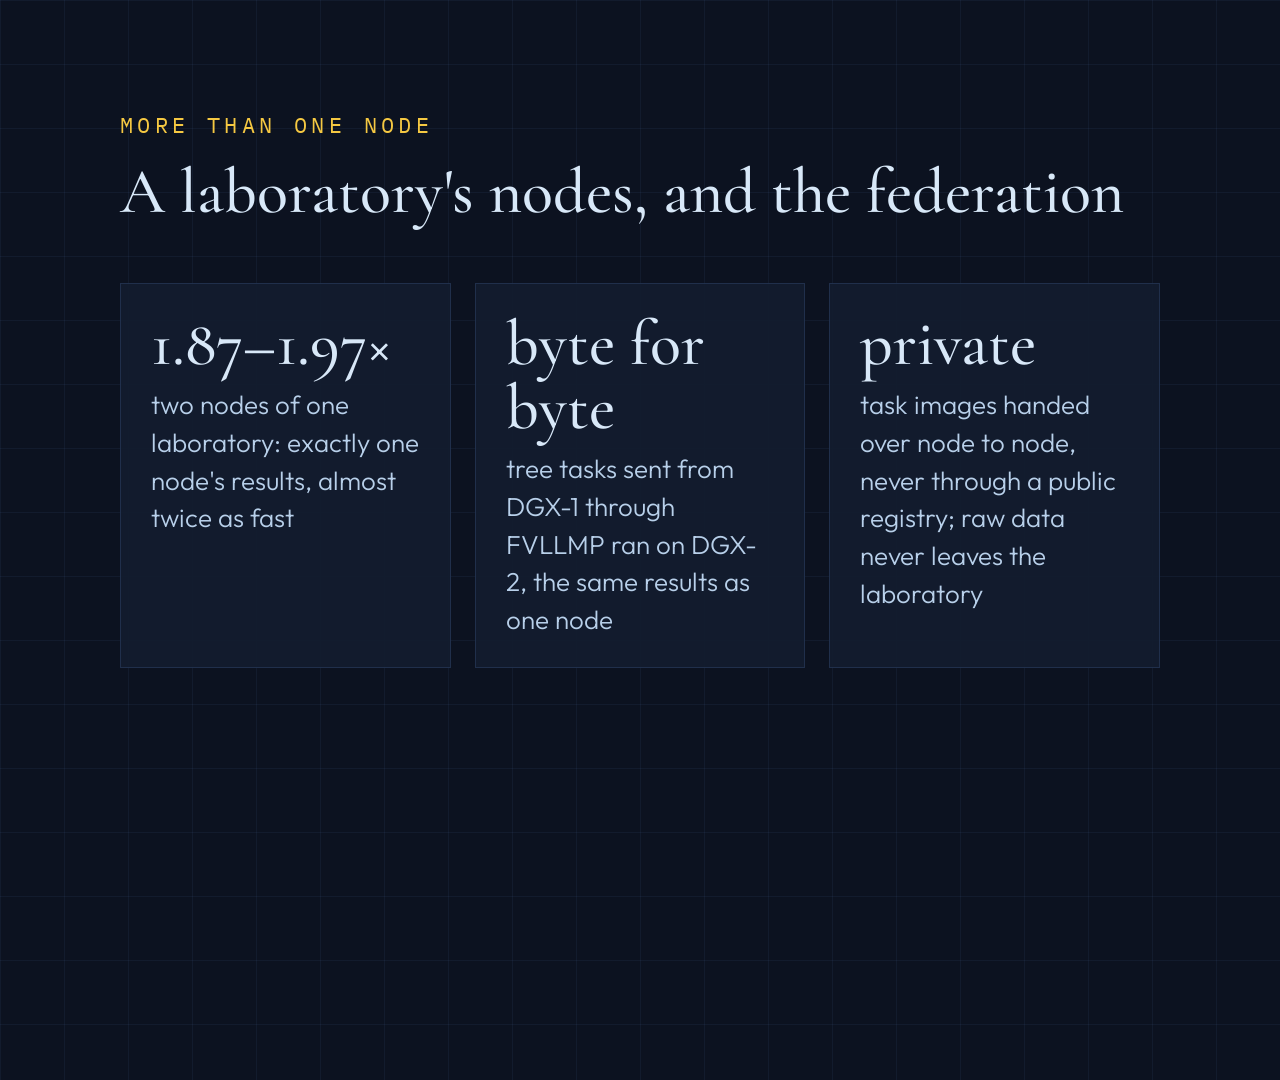
<file: film/cards/federation.html>
<!doctype html><html><head><meta charset="utf-8"><link rel="stylesheet" href="style.css"></head><body><div class="wrap"><div class="kicker fade d1">More than one node</div>
<h2 class="fade d1" style="margin-top:18px">A laboratory's nodes, and the federation</h2>
<div class="grid c3">
<div class="box fade d2"><div class="big">1.87–1.97×</div><p>two nodes of one laboratory: exactly one node's results, almost twice as fast</p></div>
<div class="box fade d3"><div class="big">byte for byte</div><p>tree tasks sent from DGX-1 through FVLLMP ran on DGX-2, the same results as one node</p></div>
<div class="box fade d4"><div class="big">private</div><p>task images handed over node to node, never through a public registry; raw data never leaves the laboratory</p></div>
</div></div></body></html>
</file>
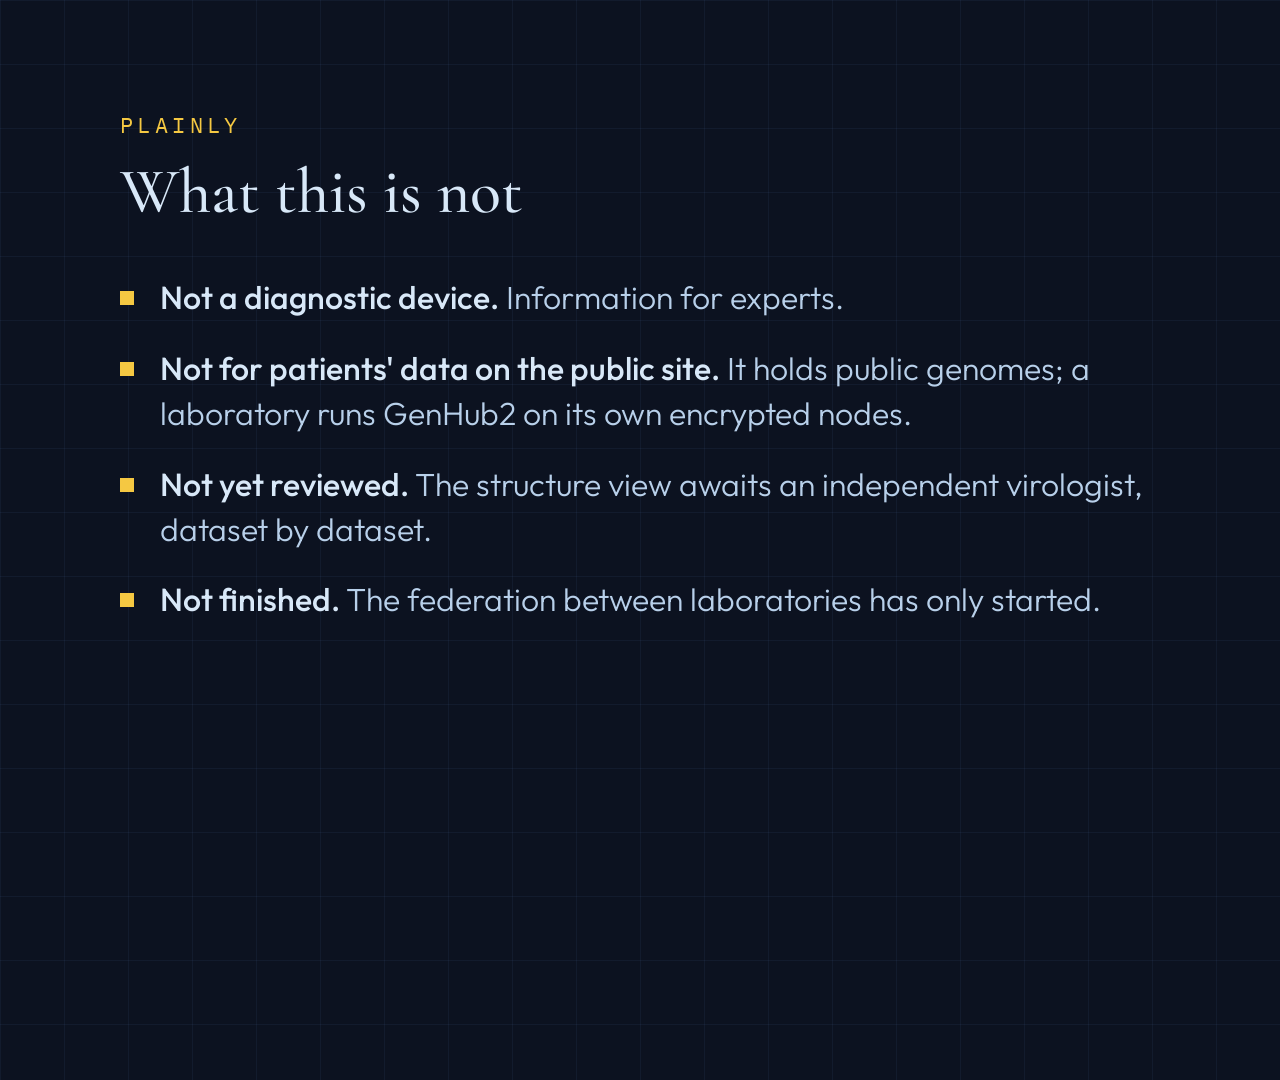
<file: film/cards/honest.html>
<!doctype html><html><head><meta charset="utf-8"><link rel="stylesheet" href="style.css"></head><body><div class="wrap"><div class="kicker fade d1">Plainly</div>
<h2 class="fade d1" style="margin-top:18px">What this is not</h2>
<ul class="list">
<li class="fade d2"><strong>Not a diagnostic device.</strong> Information for experts.</li>
<li class="fade d3"><strong>Not for patients' data on the public site.</strong> It holds public genomes; a laboratory runs GenHub2 on its own encrypted nodes.</li>
<li class="fade d4"><strong>Not yet reviewed.</strong> The structure view awaits an independent virologist, dataset by dataset.</li>
<li class="fade d5"><strong>Not finished.</strong> The federation between laboratories has only started.</li>
</ul></div></body></html>
</file>
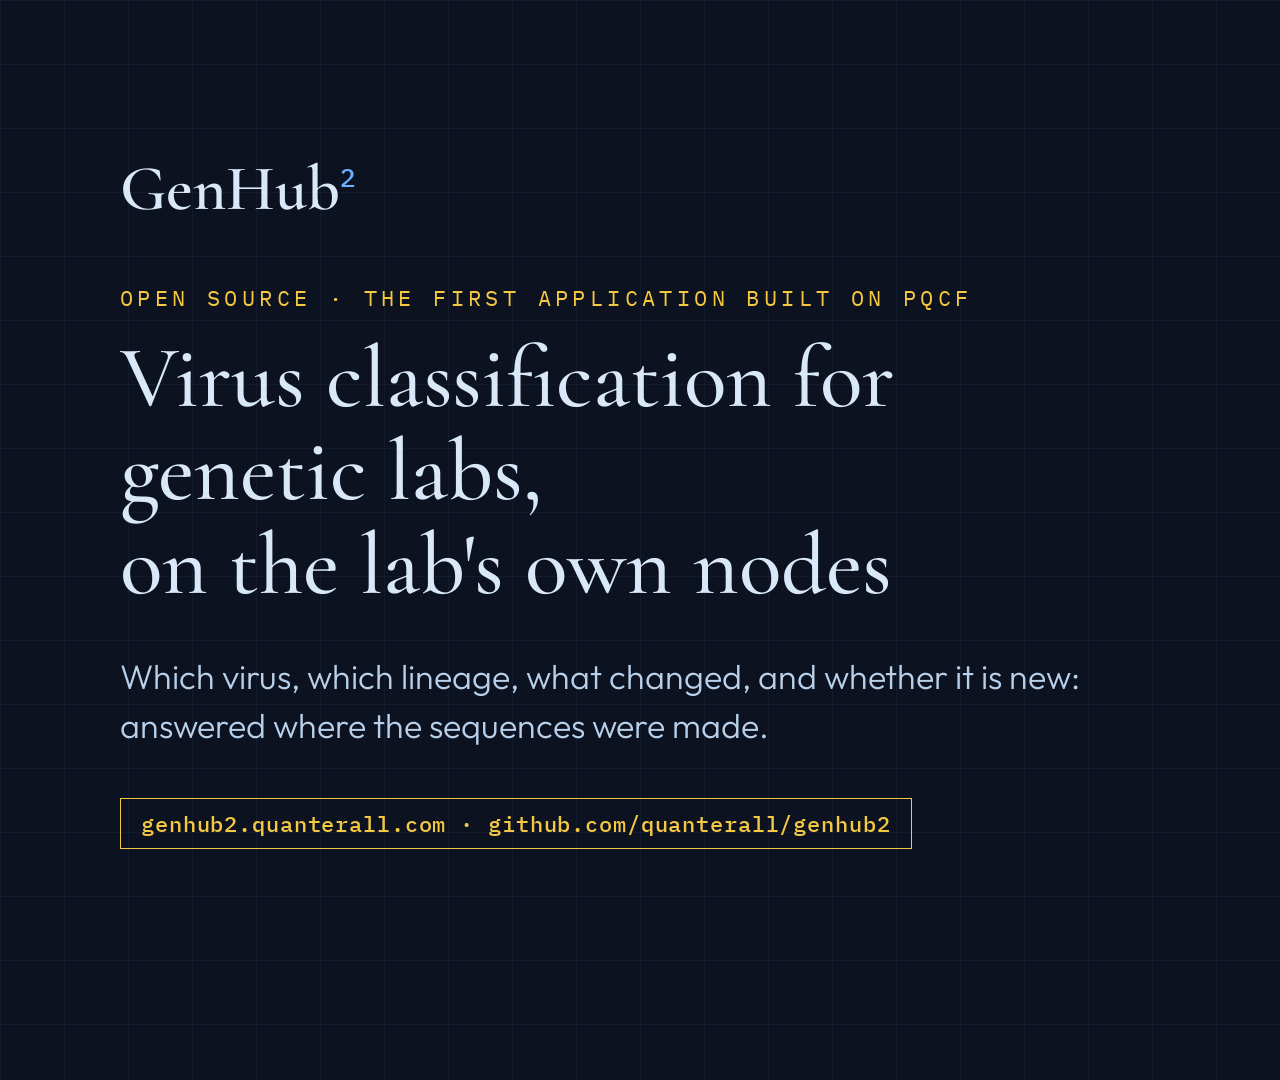
<file: film/cards/intro.html>
<!doctype html><html><head><meta charset="utf-8"><link rel="stylesheet" href="style.css"></head><body><div class="wrap" style="top:150px">
<div class="logo fade d1">GenHub<sup>2</sup></div>
<div class="kicker fade d2" style="margin-top:56px">Open source · the first application built on PQCF</div>
<h1 class="fade d2" style="margin-top:20px">Virus classification for genetic labs,<br>on the lab's own nodes</h1>
<p class="lead fade d3" style="margin-top:40px">Which virus, which lineage, what changed, and whether it is new: answered where the sequences were made.</p>
<div class="fade d4" style="margin-top:48px"><span class="tag">genhub2.quanterall.com · github.com/quanterall/genhub2</span></div>
</div></body></html>
</file>
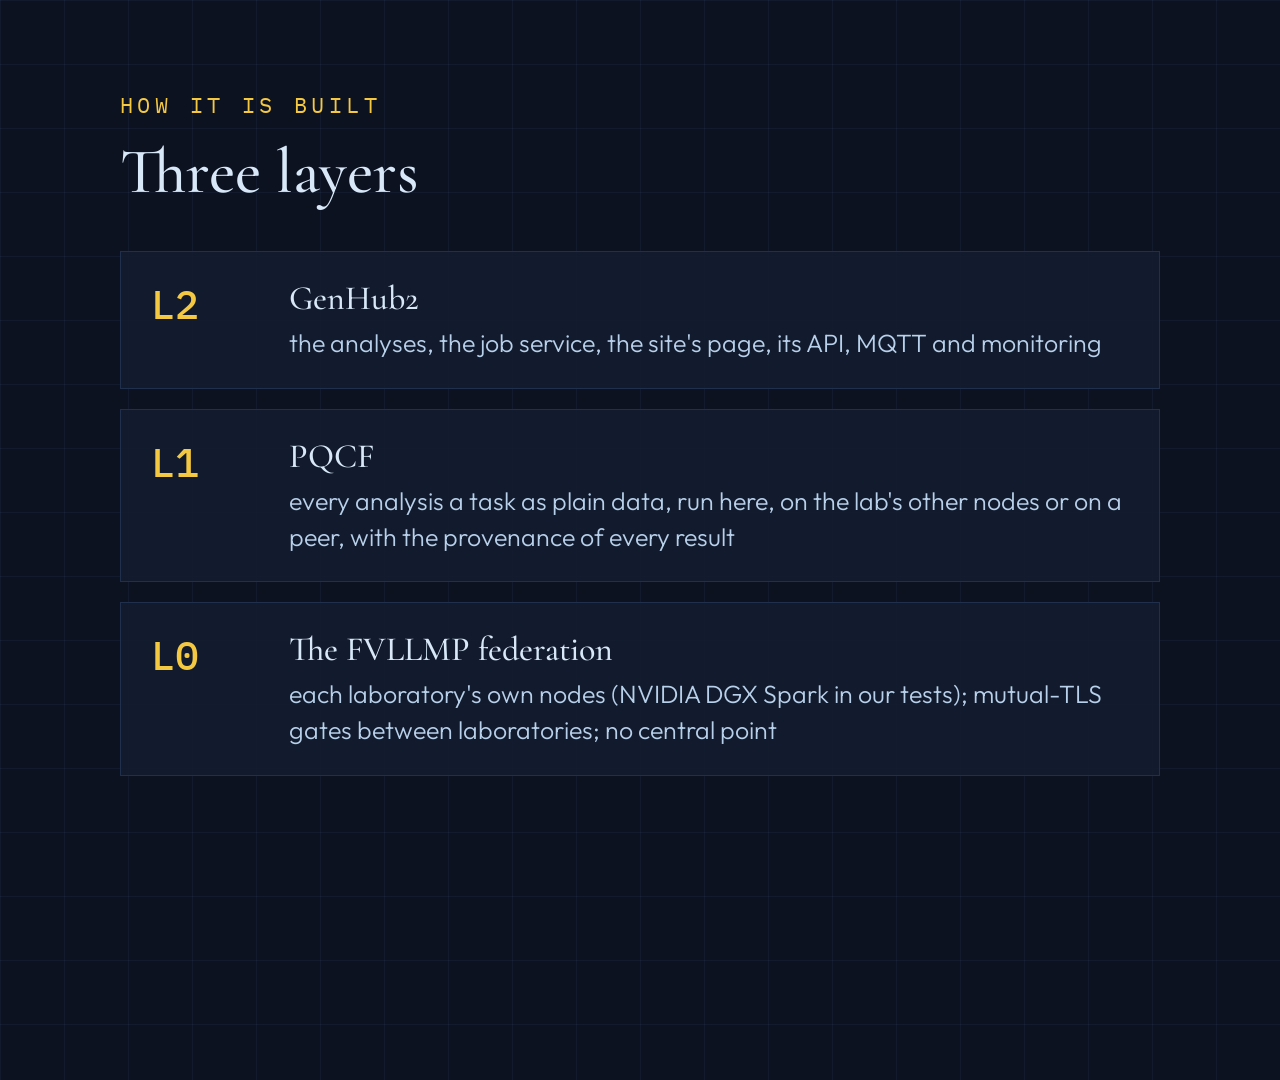
<file: film/cards/layers.html>
<!doctype html><html><head><meta charset="utf-8"><link rel="stylesheet" href="style.css"></head><body><div class="wrap" style="top:90px"><div class="kicker fade d1">How it is built</div>
<h2 class="fade d1" style="margin-top:18px;margin-bottom:44px">Three layers</h2>
<div class="layer fade d4"><div class="n">L2</div><div><h3>GenHub2</h3><p>the analyses, the job service, the site's page, its API, MQTT and monitoring</p></div></div>
<div class="layer fade d3"><div class="n">L1</div><div><h3>PQCF</h3><p>every analysis a task as plain data, run here, on the lab's other nodes or on a peer, with the provenance of every result</p></div></div>
<div class="layer fade d2"><div class="n">L0</div><div><h3>The FVLLMP federation</h3><p>each laboratory's own nodes (NVIDIA DGX Spark in our tests); mutual-TLS gates between laboratories; no central point</p></div></div>
</div></body></html>
</file>
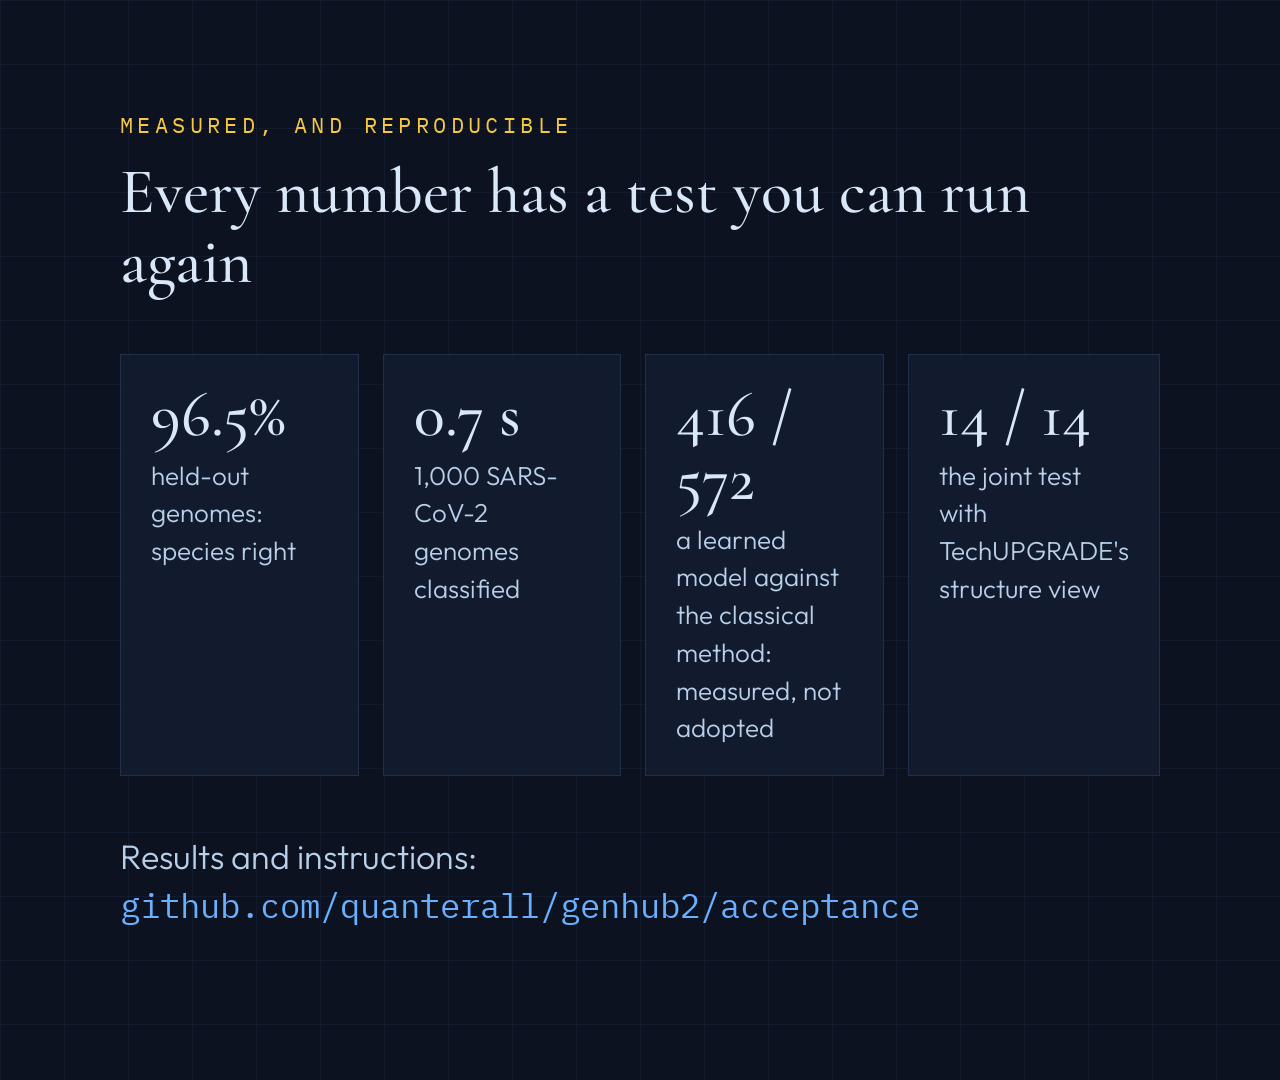
<file: film/cards/measured.html>
<!doctype html><html><head><meta charset="utf-8"><link rel="stylesheet" href="style.css"></head><body><div class="wrap"><div class="kicker fade d1">Measured, and reproducible</div>
<h2 class="fade d1" style="margin-top:18px">Every number has a test you can run again</h2>
<div class="grid c4">
<div class="box fade d2"><div class="big">96.5%</div><p>held-out genomes: species right</p></div>
<div class="box fade d3"><div class="big">0.7 s</div><p>1,000 SARS-CoV-2 genomes classified</p></div>
<div class="box fade d4"><div class="big">416 / 572</div><p>a learned model against the classical method: measured, not adopted</p></div>
<div class="box fade d5"><div class="big">14 / 14</div><p>the joint test with TechUPGRADE's structure view</p></div>
</div>
<p class="lead fade d6" style="margin-top:56px">Results and instructions: <span class="mono blue">github.com/quanterall/genhub2/acceptance</span></p>
</div></body></html>
</file>
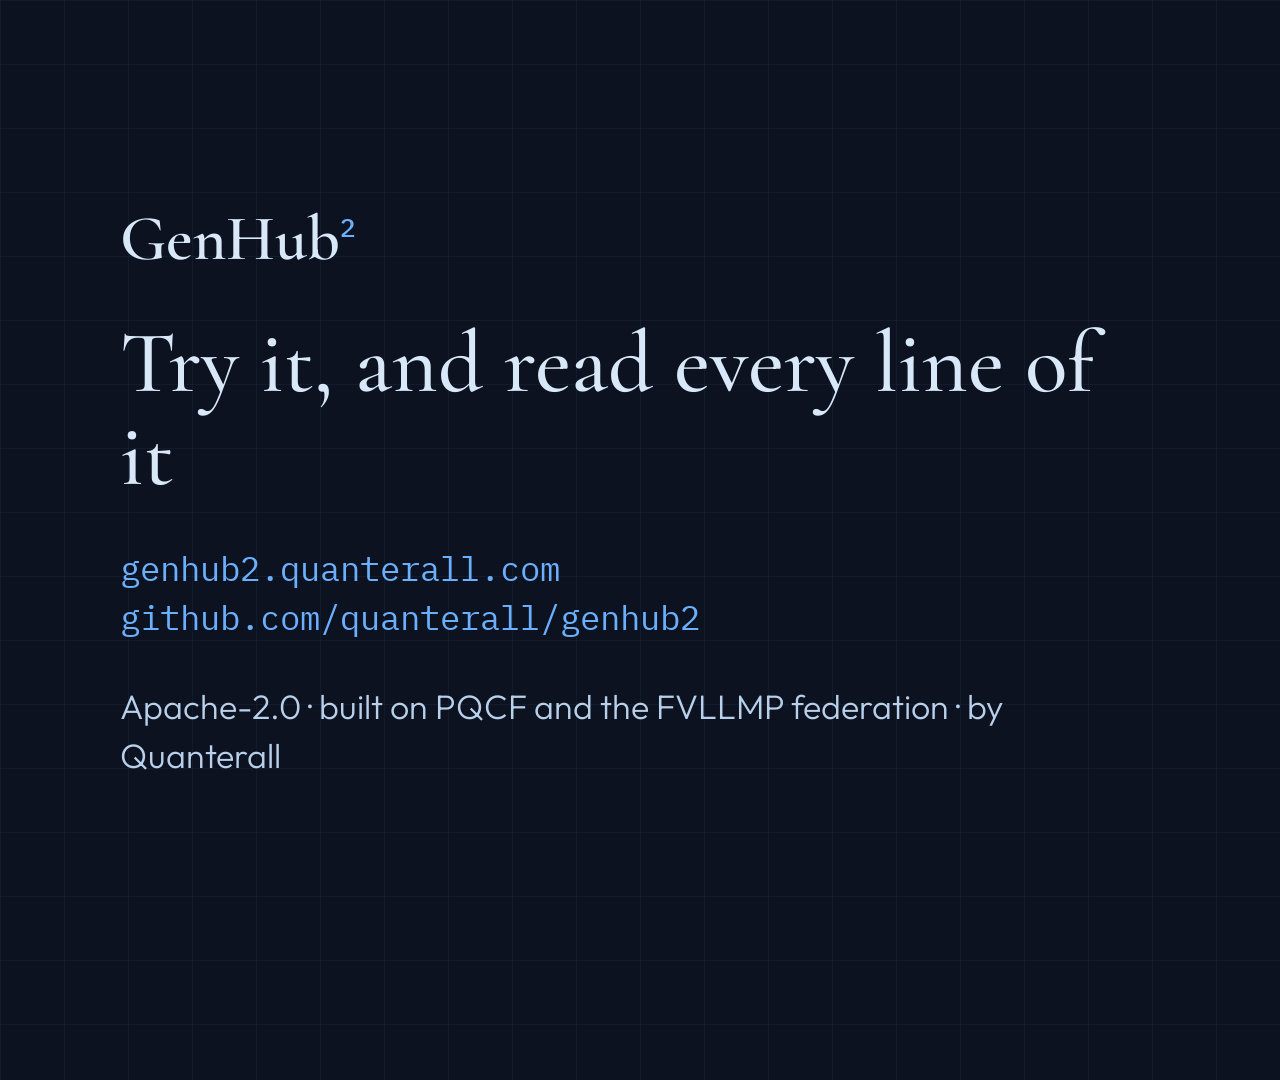
<file: film/cards/outro.html>
<!doctype html><html><head><meta charset="utf-8"><link rel="stylesheet" href="style.css"></head><body><div class="wrap" style="top:200px">
<div class="logo fade d1">GenHub<sup>2</sup></div>
<h1 class="fade d2" style="margin-top:40px">Try it, and read every line of it</h1>
<p class="lead fade d3" style="margin-top:40px"><span class="mono blue">genhub2.quanterall.com</span><br><span class="mono blue">github.com/quanterall/genhub2</span></p>
<p class="lead fade d4" style="margin-top:40px">Apache-2.0 · built on PQCF and the FVLLMP federation · by Quanterall</p>
</div></body></html>
</file>
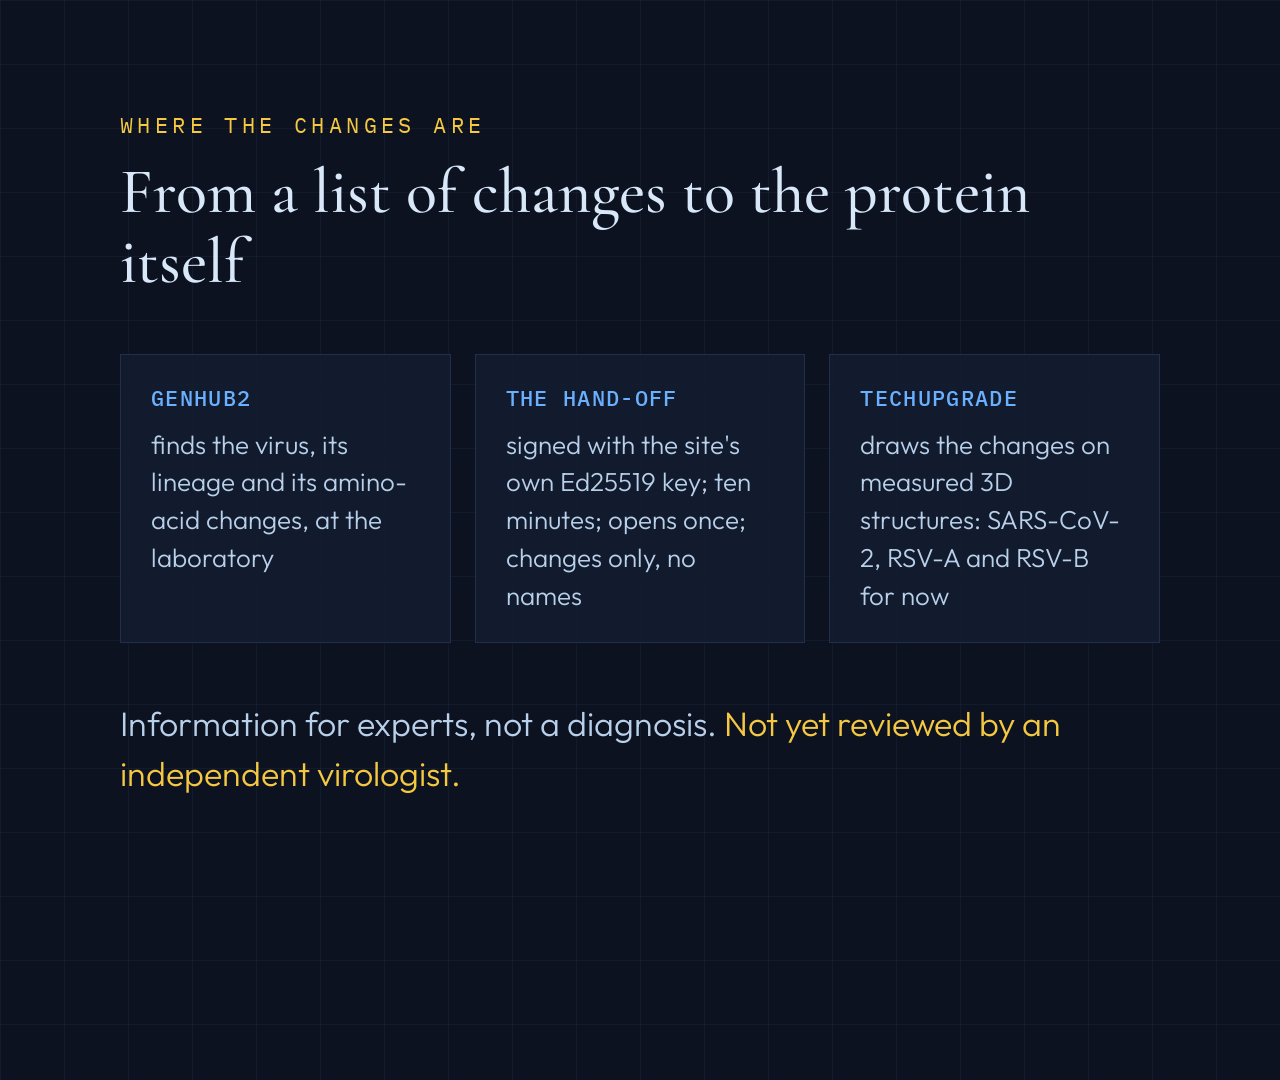
<file: film/cards/structure.html>
<!doctype html><html><head><meta charset="utf-8"><link rel="stylesheet" href="style.css"></head><body><div class="wrap"><div class="kicker fade d1">Where the changes are</div>
<h2 class="fade d1" style="margin-top:18px">From a list of changes to the protein itself</h2>
<div class="grid c3">
<div class="box fade d2"><h3>GENHUB2</h3><p>finds the virus, its lineage and its amino-acid changes, at the laboratory</p></div>
<div class="box fade d3"><h3>THE HAND-OFF</h3><p>signed with the site's own Ed25519 key; ten minutes; opens once; changes only, no names</p></div>
<div class="box fade d4"><h3>TECHUPGRADE</h3><p>draws the changes on measured 3D structures: SARS-CoV-2, RSV-A and RSV-B for now</p></div>
</div>
<p class="lead fade d5" style="margin-top:56px">Information for experts, not a diagnosis. <span class="amber">Not yet reviewed by an independent virologist.</span></p>
</div></body></html>
</file>
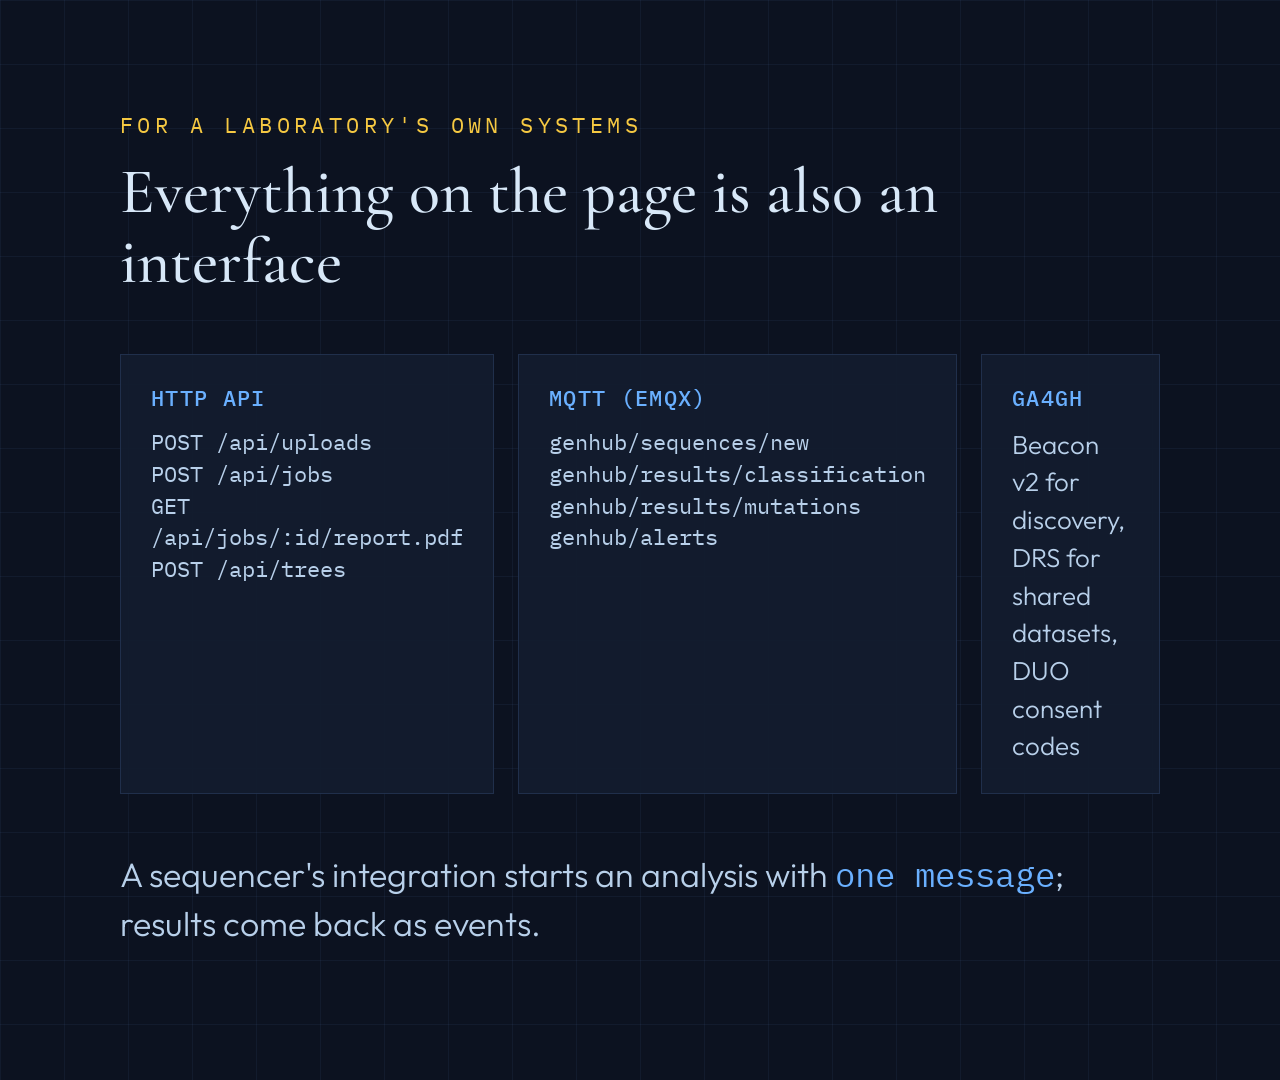
<file: film/cards/systems.html>
<!doctype html><html><head><meta charset="utf-8"><link rel="stylesheet" href="style.css"></head><body><div class="wrap"><div class="kicker fade d1">For a laboratory's own systems</div>
<h2 class="fade d1" style="margin-top:18px">Everything on the page is also an interface</h2>
<div class="grid c3">
<div class="box fade d2"><h3>HTTP API</h3><p class="mono" style="font-size:22px">POST /api/uploads<br>POST /api/jobs<br>GET /api/jobs/:id/report.pdf<br>POST /api/trees</p></div>
<div class="box fade d3"><h3>MQTT (EMQX)</h3><p class="mono" style="font-size:22px">genhub/sequences/new<br>genhub/results/classification<br>genhub/results/mutations<br>genhub/alerts</p></div>
<div class="box fade d4"><h3>GA4GH</h3><p>Beacon v2 for discovery, DRS for shared datasets, DUO consent codes</p></div>
</div>
<p class="lead fade d5" style="margin-top:56px">A sequencer's integration starts an analysis with <span class="mono blue">one message</span>; results come back as events.</p>
</div></body></html>
</file>
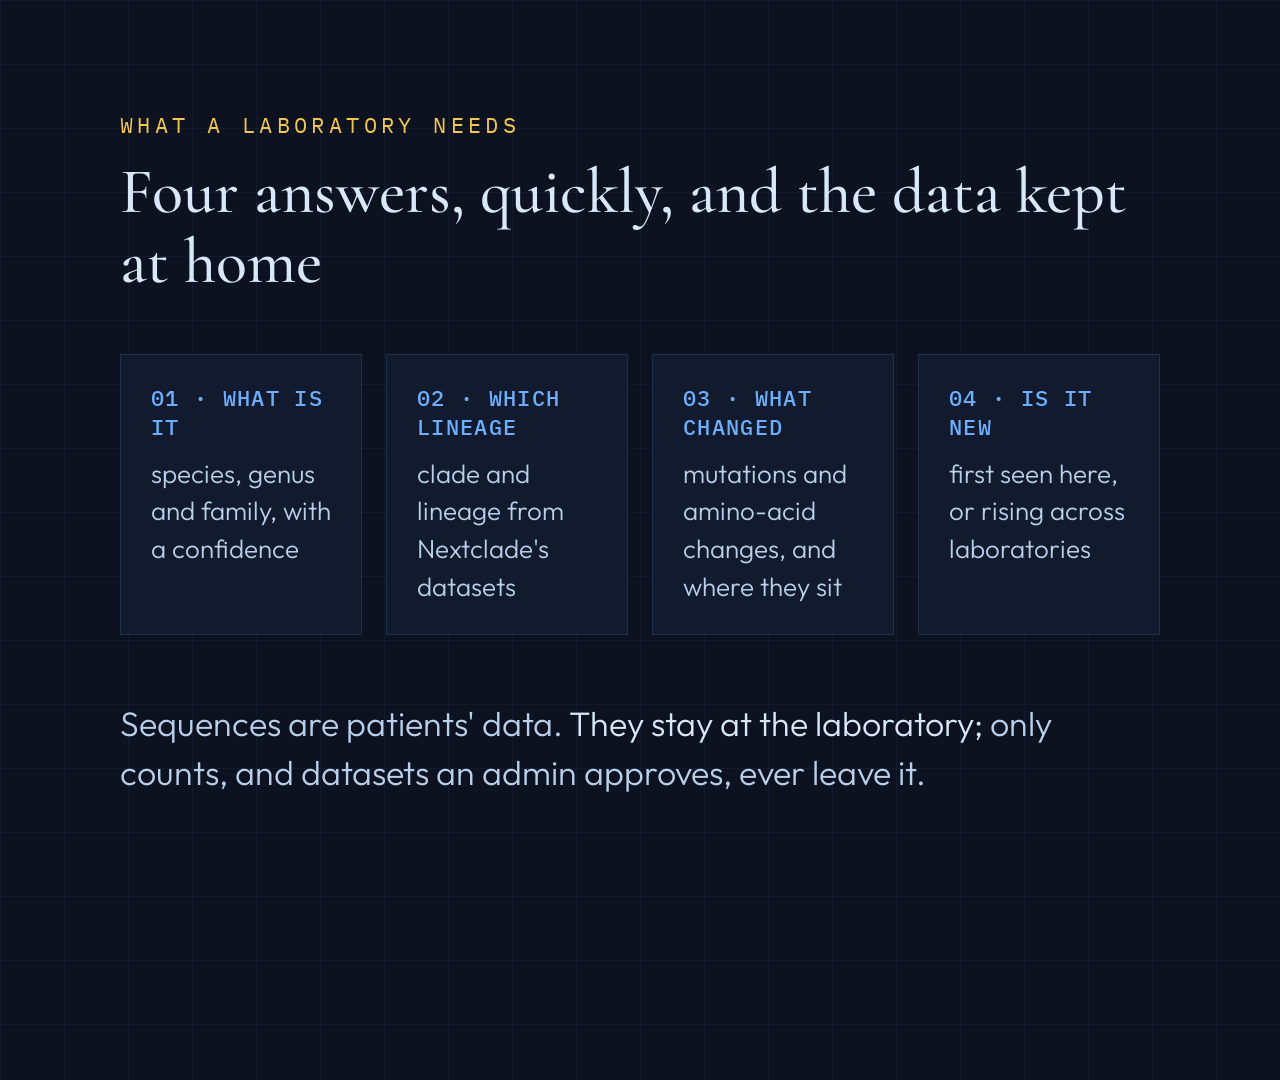
<file: film/cards/why.html>
<!doctype html><html><head><meta charset="utf-8"><link rel="stylesheet" href="style.css"></head><body><div class="wrap"><div class="kicker fade d1">What a laboratory needs</div>
<h2 class="fade d1" style="margin-top:18px">Four answers, quickly, and the data kept at home</h2>
<div class="grid c4">
<div class="box fade d2"><h3>01 · WHAT IS IT</h3><p>species, genus and family, with a confidence</p></div>
<div class="box fade d3"><h3>02 · WHICH LINEAGE</h3><p>clade and lineage from Nextclade's datasets</p></div>
<div class="box fade d4"><h3>03 · WHAT CHANGED</h3><p>mutations and amino-acid changes, and where they sit</p></div>
<div class="box fade d5"><h3>04 · IS IT NEW</h3><p>first seen here, or rising across laboratories</p></div>
</div>
<p class="lead fade d6" style="margin-top:64px">Sequences are patients' data. <span class="white">They stay at the laboratory;</span> only counts, and datasets an admin approves, ever leave it.</p>
</div></body></html>
</file>
<file: film/cards/style.css>
/* the film's cards: 1920x1080, GenHub2's colours and type (genhub2.quanterall.com), laid out as TechUPGRADE's films */
@font-face { font-family: 'Cormorant Garamond'; font-weight: 300 700; src: url(../../priv/www/fonts/CormorantGaramond.woff2) format('woff2'); }
@font-face { font-family: 'Outfit'; font-weight: 100 900; src: url(../../priv/www/fonts/Outfit.woff2) format('woff2'); }
@font-face { font-family: 'IBM Plex Mono'; font-weight: 400; src: url(../../priv/www/fonts/IBMPlexMono-400.woff2) format('woff2'); }
@font-face { font-family: 'IBM Plex Mono'; font-weight: 500; src: url(../../priv/www/fonts/IBMPlexMono-500.woff2) format('woff2'); }
:root { --bg: #0c1220; --panel: #131c2e; --line: rgba(120,170,255,.14); --blue: #6ab0ff; --amber: #f5c842;
  --green: #4fd08a; --red: #ff7b72; --white: #d8e8f8; --text: #b8d0ea; --muted: #8aa8c8; }
* { box-sizing: border-box; margin: 0; padding: 0; }
html, body { width: 1920px; height: 1080px; overflow: hidden; background: var(--bg); color: var(--text);
  font-family: 'Outfit', sans-serif; font-weight: 300; }
body { background-image: linear-gradient(rgba(120,170,255,.06) 1px, transparent 1px),
  linear-gradient(90deg, rgba(120,170,255,.06) 1px, transparent 1px); background-size: 64px 64px; }
.wrap { position: absolute; left: 120px; right: 120px; top: 110px; }
.logo { font: 600 64px 'Cormorant Garamond', serif; color: var(--white); }
.logo sup { font: 500 26px 'IBM Plex Mono', monospace; color: var(--blue); }
.kicker { font: 400 22px 'IBM Plex Mono', monospace; letter-spacing: .2em; text-transform: uppercase; color: var(--amber); }
h1 { font: 500 88px/1.06 'Cormorant Garamond', serif; color: var(--white); }
h2 { font: 500 64px/1.1 'Cormorant Garamond', serif; color: var(--white); }
.lead { font-size: 34px; line-height: 1.45; color: var(--text); max-width: 1560px; }
.grid { display: grid; gap: 24px; margin-top: 56px; }
.c2 { grid-template-columns: 1fr 1fr; } .c3 { grid-template-columns: 1fr 1fr 1fr; } .c4 { grid-template-columns: repeat(4, 1fr); }
.box { background: rgba(19,28,46,.94); border: 1px solid var(--line); padding: 28px 30px; }
.box h3 { font: 500 22px 'IBM Plex Mono', monospace; letter-spacing: .06em; color: var(--blue); margin-bottom: 14px; }
.box p { font-size: 26px; line-height: 1.45; }
.big { font: 500 64px 'Cormorant Garamond', serif; color: var(--white); line-height: 1; margin-bottom: 10px; }
.mono { font-family: 'IBM Plex Mono', monospace; }
.blue { color: var(--blue); } .amber { color: var(--amber); } .green { color: var(--green); } .white { color: var(--white); }
.tag { display: inline-block; padding: 10px 20px; border: 1px solid var(--amber); color: var(--amber);
  font: 500 22px 'IBM Plex Mono', monospace; letter-spacing: .04em; }
.layer { display: grid; grid-template-columns: 110px 1fr; gap: 0 28px; align-items: start; padding: 26px 30px;
  background: rgba(19,28,46,.94); border: 1px solid var(--line); margin-bottom: 20px; }
.layer .n { font: 500 40px 'IBM Plex Mono', monospace; color: var(--amber); }
.layer h3 { font: 500 34px 'Cormorant Garamond', serif; color: var(--white); margin-bottom: 6px; }
.layer p { font-size: 25px; line-height: 1.45; }
ul.list { list-style: none; margin-top: 48px; }
ul.list li { font-size: 32px; line-height: 1.4; margin-bottom: 26px; padding-left: 40px; position: relative; color: var(--text); }
ul.list li::before { content: ""; position: absolute; left: 0; top: 16px; width: 14px; height: 14px; background: var(--amber); }
ul.list strong { color: var(--white); font-weight: 500; }
.foot { position: absolute; left: 120px; right: 120px; bottom: 80px; font: 400 24px 'IBM Plex Mono', monospace; color: var(--muted); }
.fade { opacity: 0; animation: fade .9s ease forwards; }
@keyframes fade { from { opacity: 0; transform: translateY(18px); } to { opacity: 1; transform: none; } }
.d1 { animation-delay: .3s; } .d2 { animation-delay: 1s; } .d3 { animation-delay: 1.8s; } .d4 { animation-delay: 2.6s; }
.d5 { animation-delay: 3.4s; } .d6 { animation-delay: 4.2s; } .d7 { animation-delay: 5s; } .d8 { animation-delay: 5.8s; }
</file>
